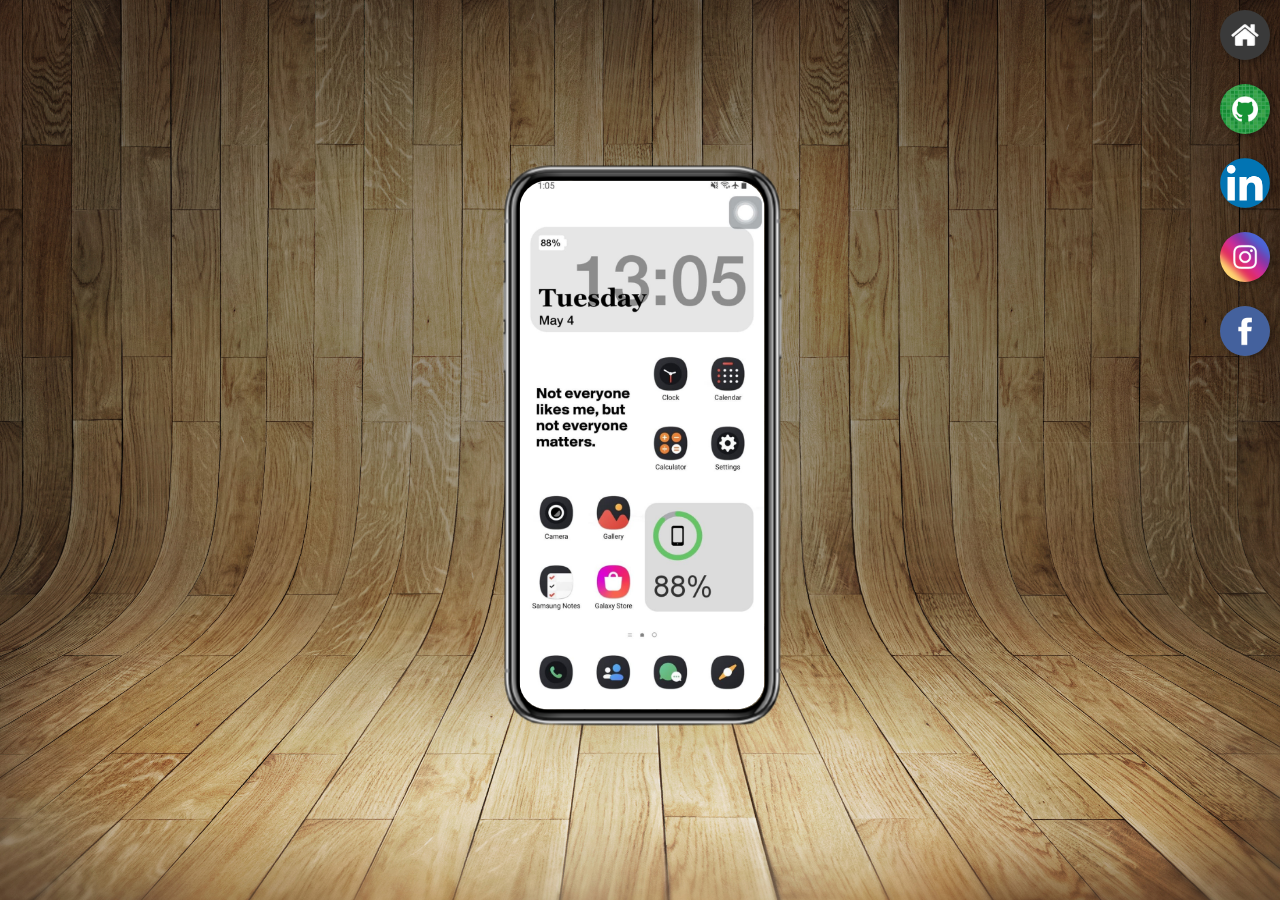
<file: index.html>
<!DOCTYPE html>
<html lang="ptbr">
<head>
    <meta charset="UTF-8">
    <meta http-equiv="X-UA-Compatible" content="IE=edge">
    <meta name="viewport" content="width=device-width, initial-scale=1.0">
    <link rel="shortcut icon" href="favicon.ico" type="image/x-icon">
    <link rel="stylesheet" href="estilos/style.css">
    <title>Minhas Redes Sociais</title>
</head>
<body>
    <main>
        
        <section id="telefone">
            <iframe src="home.html" name="tela" id="tela" frameborder="0"> Seu navegador não é compatível com isso.</iframe>
        </section>
       
        <section id="redes-sociais">
            
            <a  href="home.html" target="tela"> <img src="imagens/logo-home.jpg" alt="Home"></a>
            <br>
            <a href="github.html" target="tela"> <img src="imagens/logo-github.jpg" alt="GitHub"></a>
            <br>
            <a href="linkedin.html" target="tela"> <img src="imagens/logo-linkedin.jpg" alt="LinkedIn"></a>
            <br>
            <a href="instagram.html" target="tela"> <img src="imagens/logo-instagram.jpg" alt=" instagram"></a>
            <br>
            <a href="facebook.html" target="tela"> <img src="imagens/logo-facebook.jpg" alt="facebook"></a> 
        </section>
    </main>
</body>
</html>
</file>
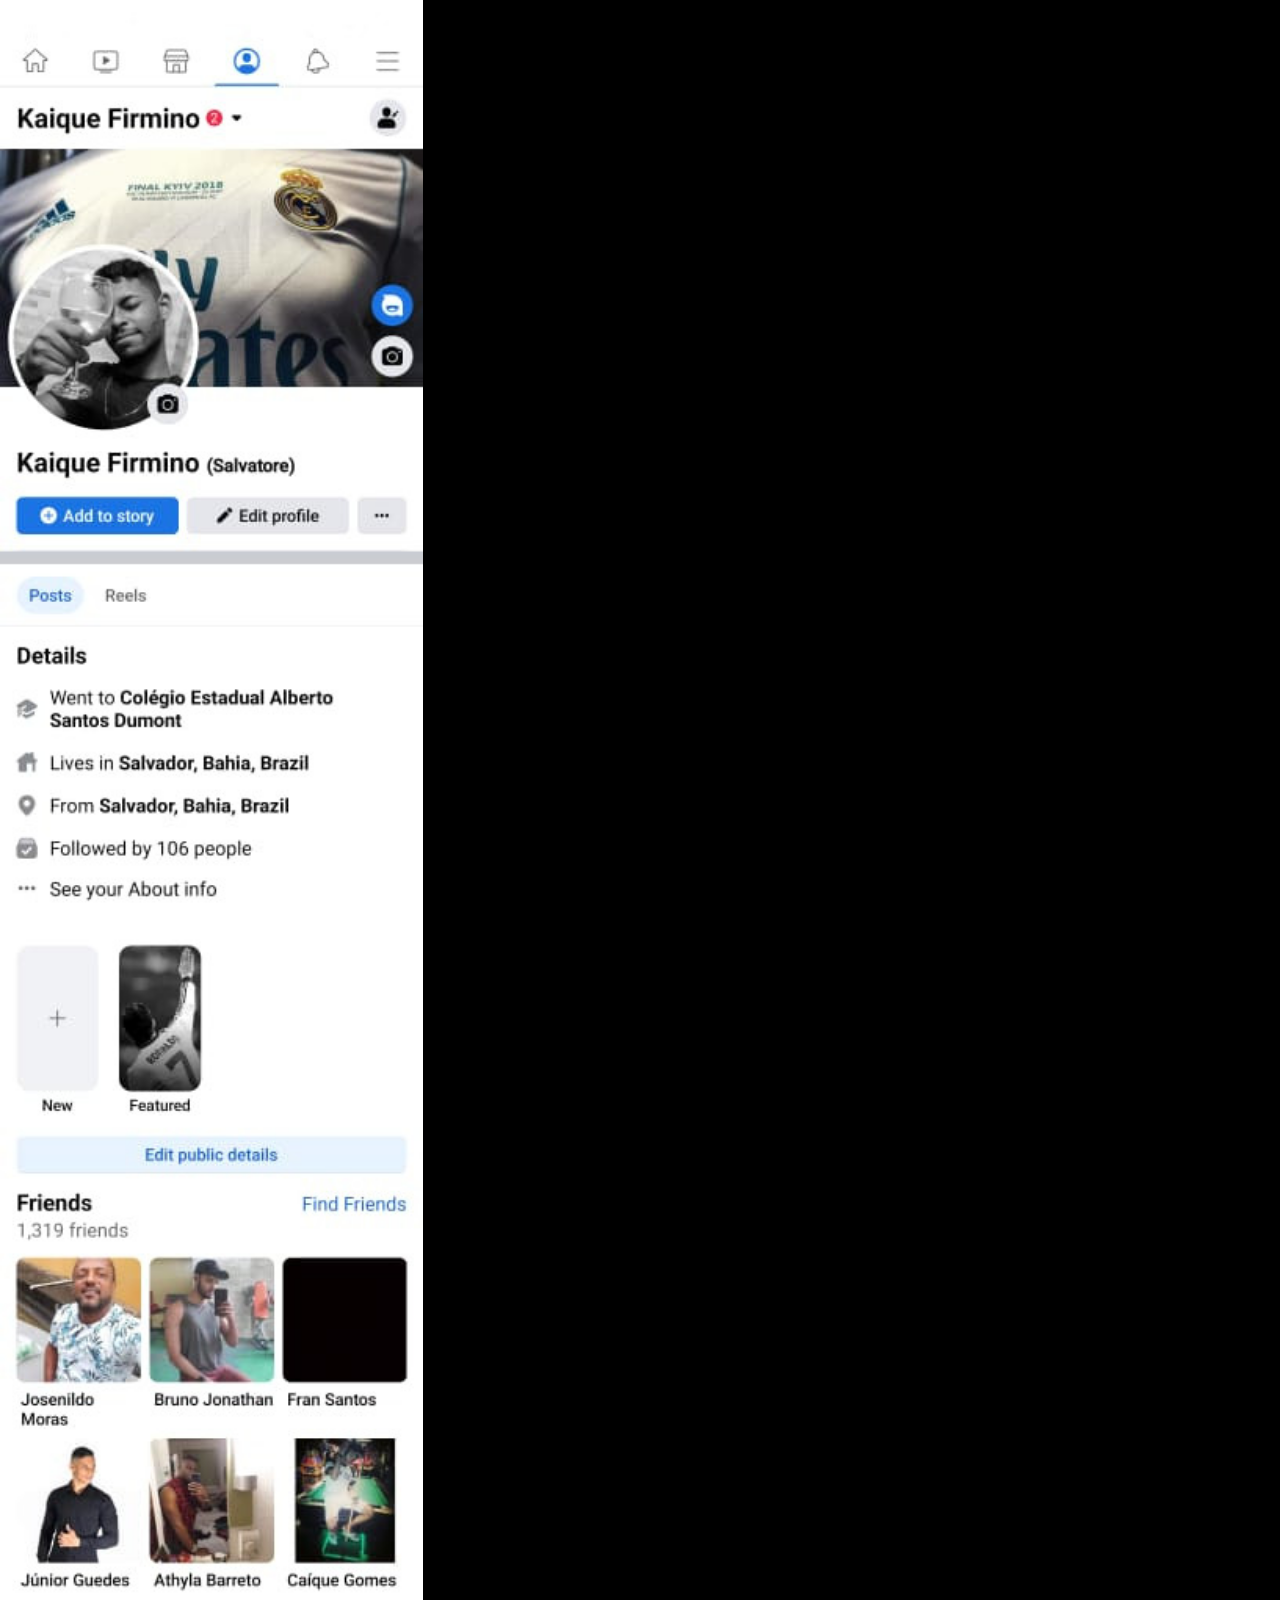
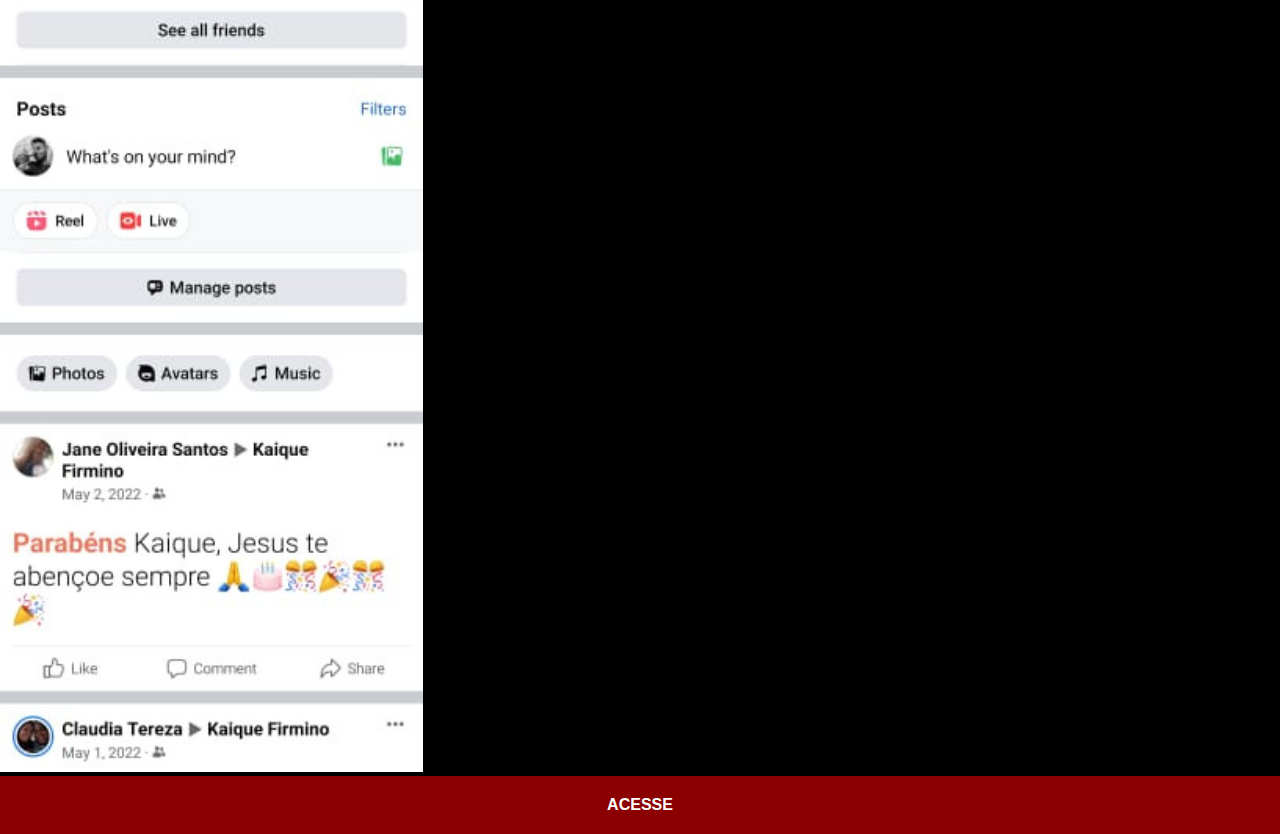
<file: facebook.html>
<!DOCTYPE html>
<html lang="pt-br">
<head>
    <meta charset="UTF-8">
    <meta http-equiv="X-UA-Compatible" content="IE=edge">
    <meta name="viewport" content="width=device-width, initial-scale=1.0">
    <link rel="stylesheet" href="estilos/social.css">
    <title>youtube</title>
</head>
<body>
    <img src="imagens/tela-facebook.jpg" alt="facebook">
    <a href="https://www.facebook.com/Kaiq.firm/" target="_blank">ACESSE</a>
</body>
</html>
</file>
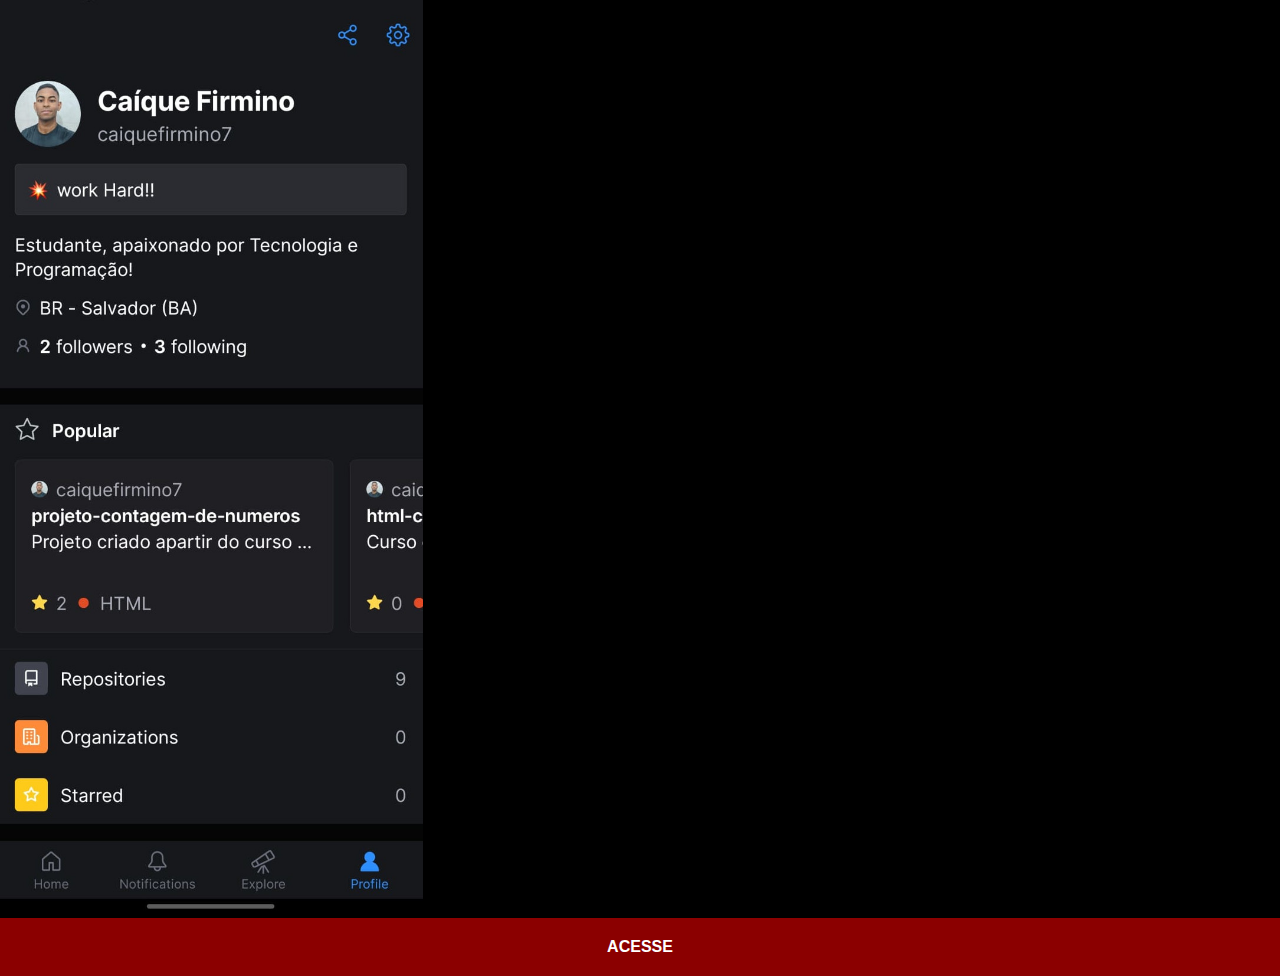
<file: github.html>
<!DOCTYPE html>
<html lang="pt-br">
<head>
    <meta charset="UTF-8">
    <meta http-equiv="X-UA-Compatible" content="IE=edge">
    <meta name="viewport" content="width=device-width, initial-scale=1.0">
    <link rel="stylesheet" href="estilos/social.css">
    <title>youtube</title>
</head>
<body>
    <img src="imagens/tela-github.jpg" alt="youtube">
    <a href="https://github.com/caiquefirmino7" target="_blank">ACESSE</a>
</body>
</html>
</file>
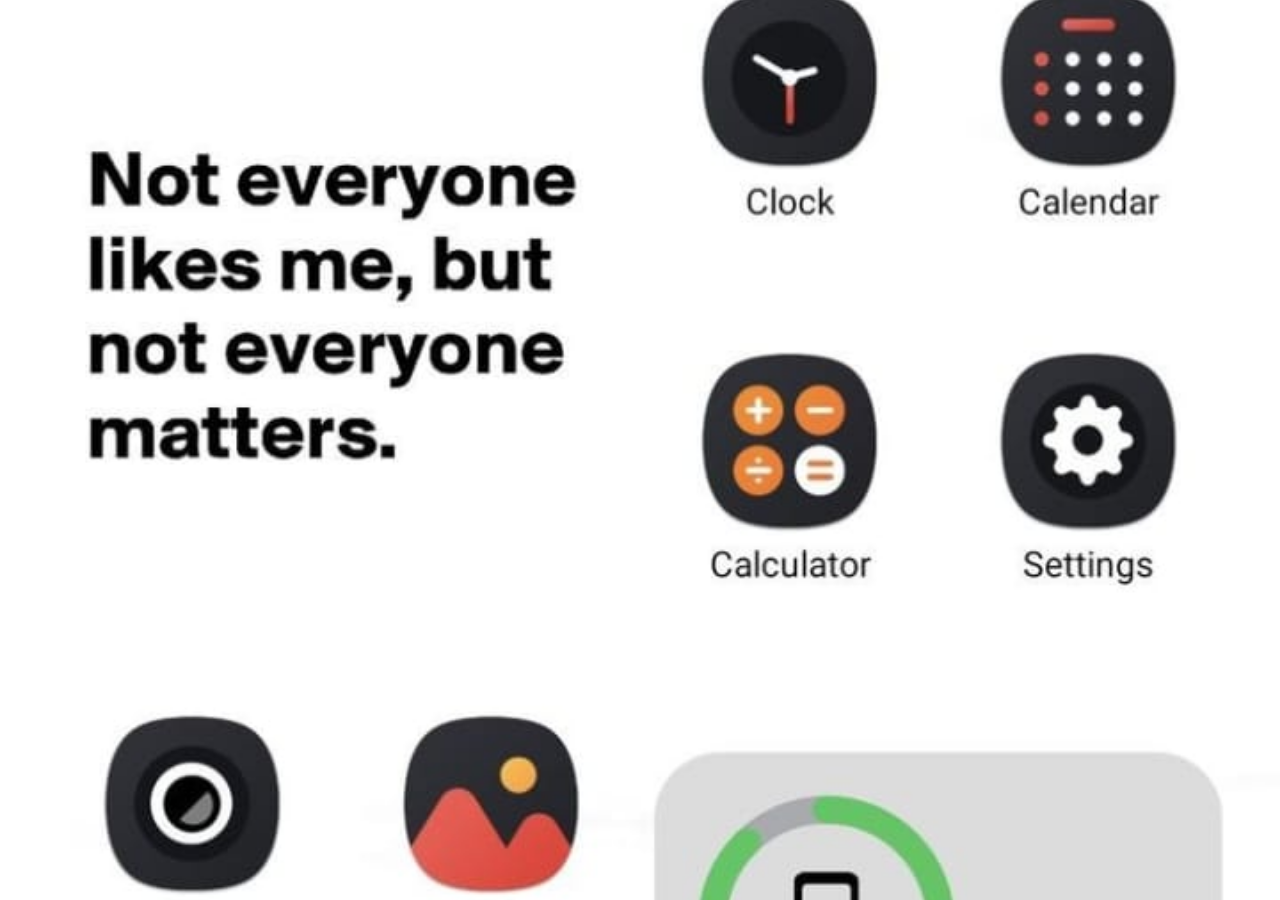
<file: home.html>
<!DOCTYPE html>
<html lang="pt-br">
<head>
    <meta charset="UTF-8">
    <meta http-equiv="X-UA-Compatible" content="IE=edge">
    <meta name="viewport" content="width=device-width, initial-scale=1.0">
    <title>Home</title>
    <style>
        *{
            margin: 0px;
            padding: 0px;
        }

        body{
            width: 100vw;
            height: 100vh;
            background: black url(imagens/preto7.jpg) no-repeat center;
            background-size: cover ;
        }
    </style>
</head>
<body>
    
</body>
</html>
</file>
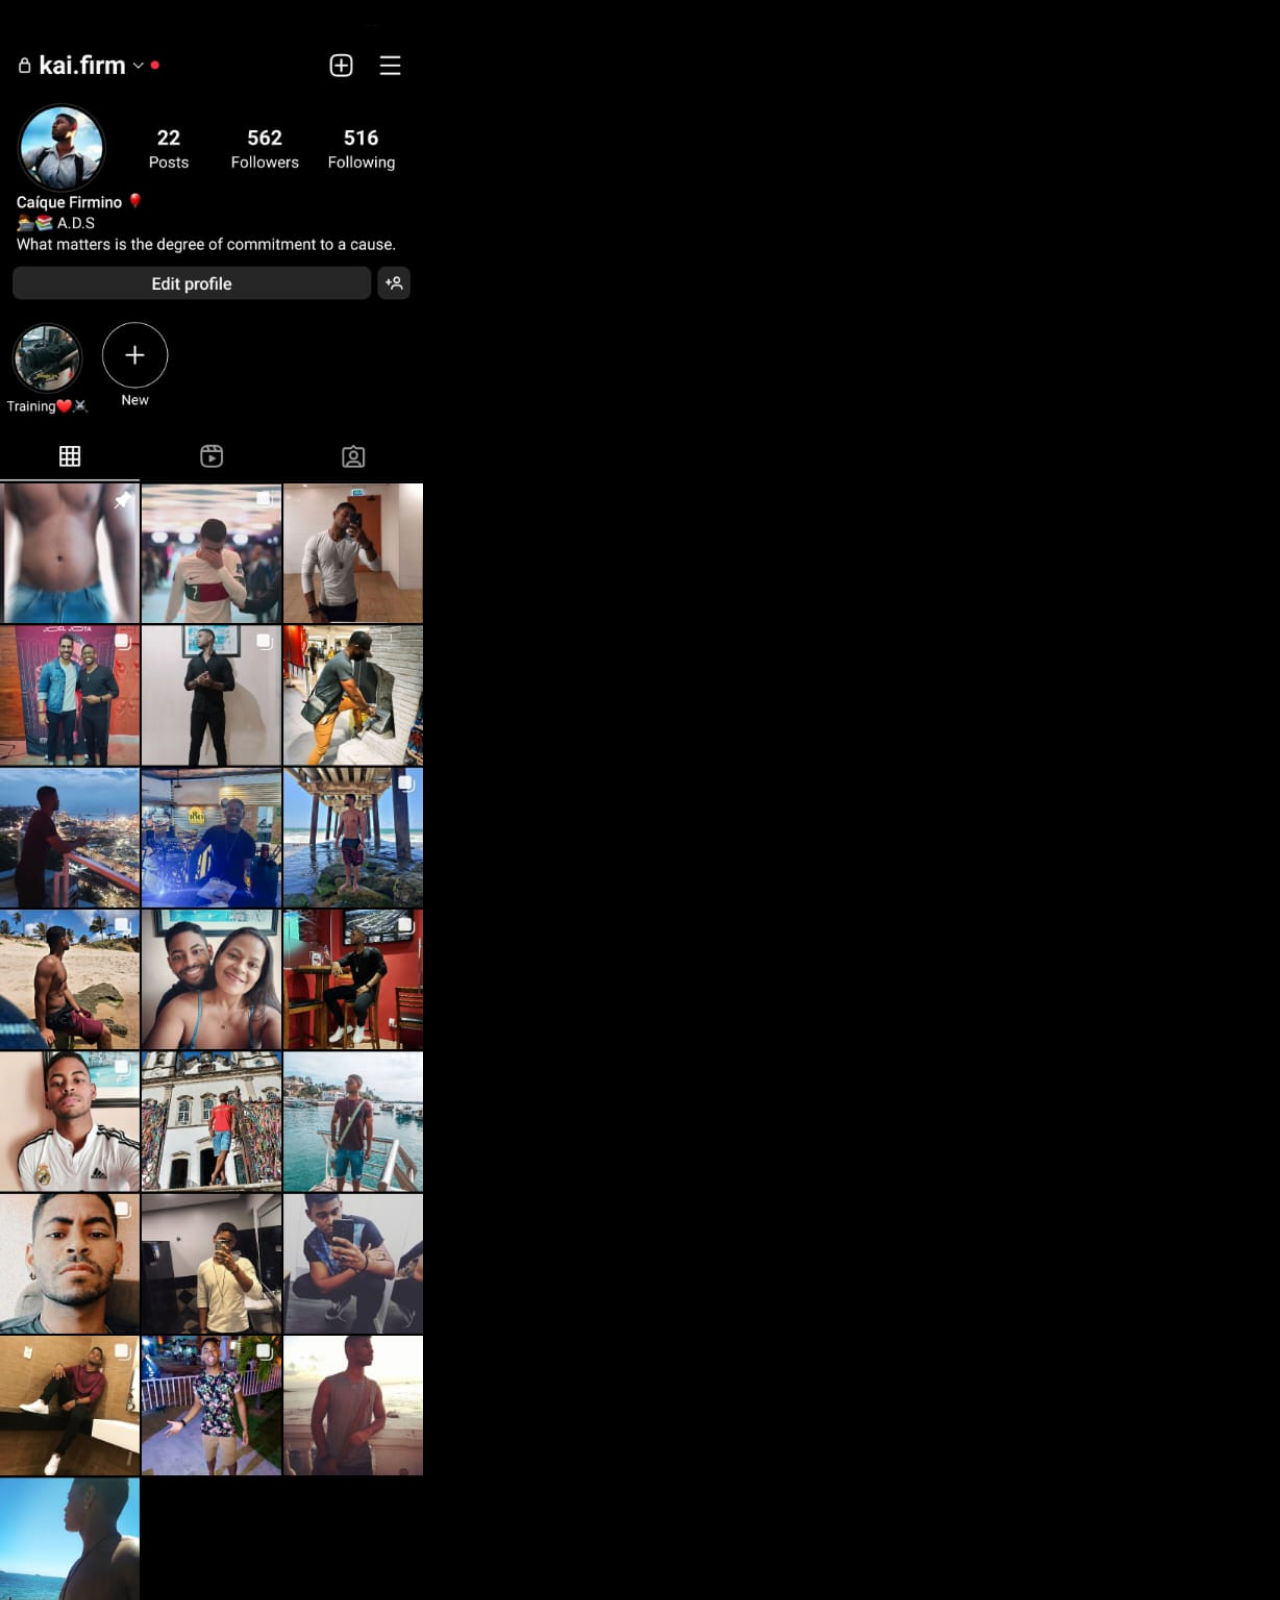
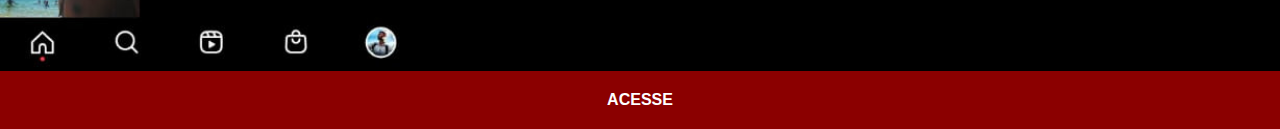
<file: instagram.html>
<!DOCTYPE html>
<html lang="pt-br">
<head>
    <meta charset="UTF-8">
    <meta http-equiv="X-UA-Compatible" content="IE=edge">
    <meta name="viewport" content="width=device-width, initial-scale=1.0">
    <link rel="stylesheet" href="estilos/social.css">
    <title>instagram</title>
</head>
<body>
    <img src="imagens/insta.jpg" alt="youtube">
    <a href="https://www.instagram.com/kai.firm/" target="_blank">ACESSE</a>
</body>
</html>
</file>
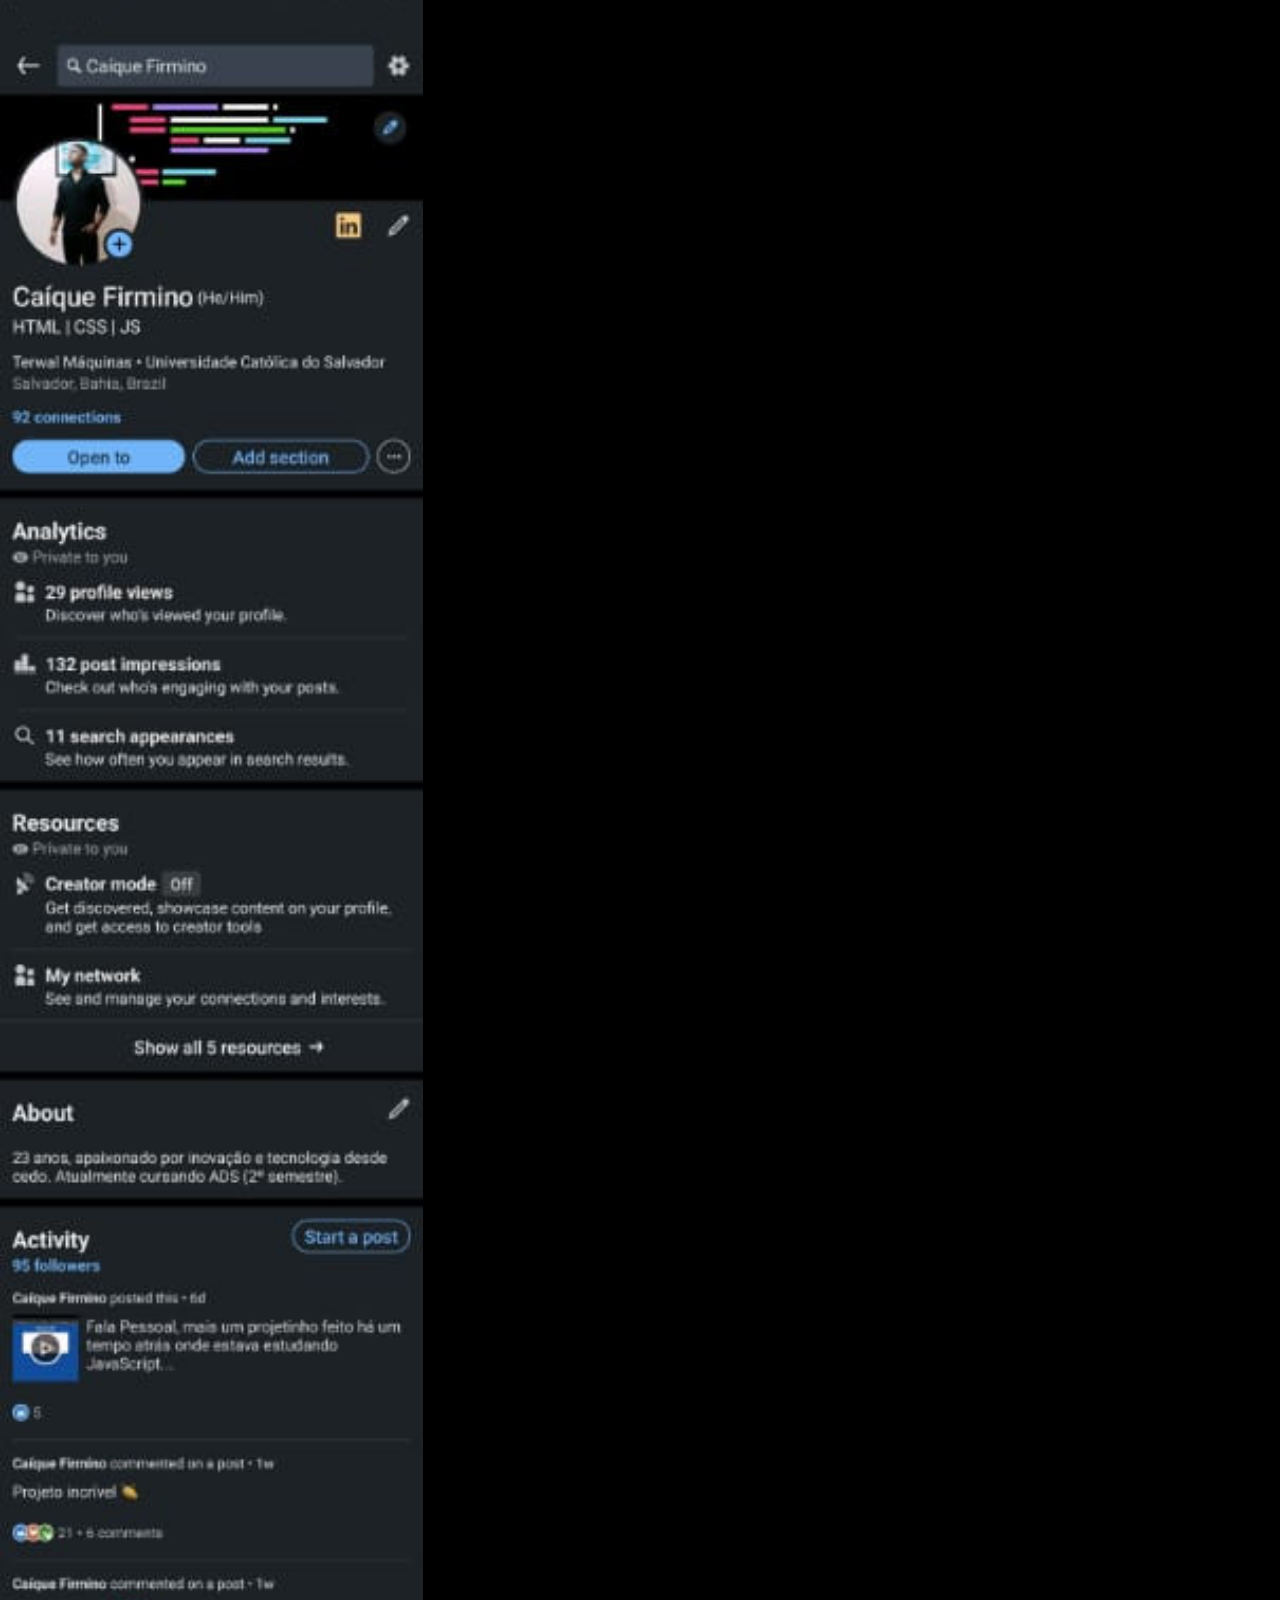
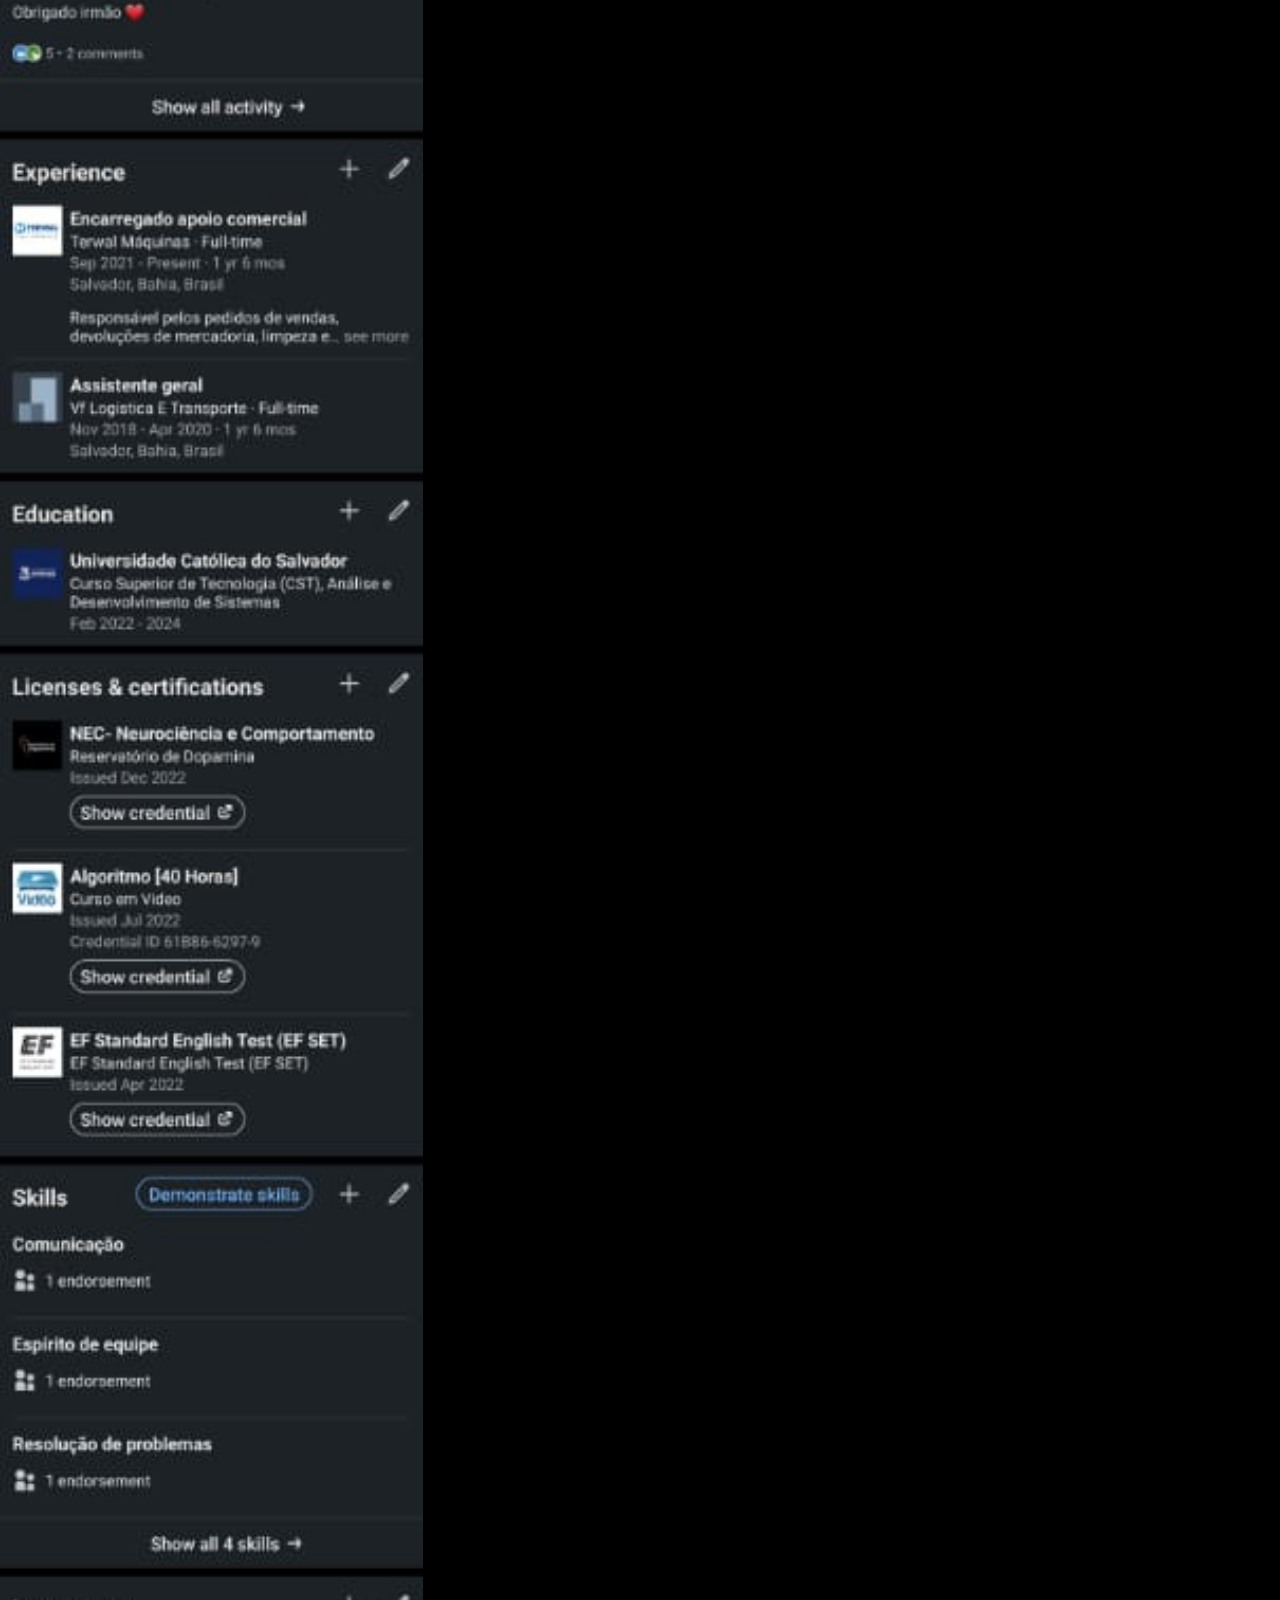
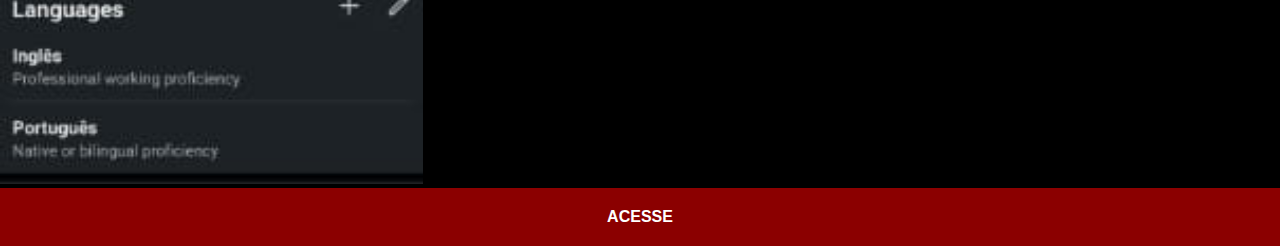
<file: linkedin.html>
<!DOCTYPE html>
<html lang="pt-br">
<head>
    <meta charset="UTF-8">
    <meta http-equiv="X-UA-Compatible" content="IE=edge">
    <meta name="viewport" content="width=device-width, initial-scale=1.0">
    <link rel="stylesheet" href="estilos/social.css">
    <title>LinkedIn</title>
</head>
<body>
    <img src="imagens/tela-linkedin.jpg" alt="LinkedIn">
    <a href="https://www.linkedin.com/in/ca%C3%ADque-firmino-48a63522a/" target="_blank">ACESSE</a>
</body>
</html>
</file>
<file: estilos/style.css>
@charset "UTF-8";

*{

    margin: 0;
    padding: 0;
    font-family: Arial, Helvetica, sans-serif;
}

html, body{
    height: 100vh;
    width: 100vw;
    background-color: black;
}

body{
    background: url(../imagens/fundo-madeira.jpg) no-repeat top center;
    background-size: cover;
    background-attachment: fixed;
}
main {
    height: 100vh;
    position: relative;
    

}

section#telefone{
    position: absolute;
    top: 50%;
    left: 50%;
    transform: translate(-50%, -50%);
    height: 573px;
    width: 285px;
    background:   url(../imagens/frame-iphone11.2.png) no-repeat;
    
}

iframe#tela{
    position: relative;
    top: 17px;
    left: 22px;
    width: 245px;
    height: 529px;
    border-radius: 28px;
}

section#redes-sociais img {
    width: 50px;
    margin: 10px;
    border-radius: 50%;
    box-shadow: 2px 2px 5px rgba(0, 0, 0, 0.308);
    box-sizing: border-box;
 
   
}

section#redes-sociais {
    text-align: right;
    
}


section#redes-sociais  img:hover{
   border: 2px solid rgba(255, 255, 255, 0.685) ;
   transform: translate(-3px, -3px);
   box-shadow: 5px 5px 10px rgba(0, 0, 0, 0.596);
   transition: transform 0.3s, border 0.2s;

    
}
</file>
<file: estilos/social.css>
*{
    margin: 0px;
    padding: 0px;
    font-family: Arial, Helvetica, sans-serif;
    background-color: black;
}
::-webkit-scrollbar{
    width: 0px;
    height: 0px;
}
img{
    width: 47vh;

}

a{
    display: block;
    background-color: darkred;
    padding: 20px;
    text-align: center;
    font-weight: bold;
    text-decoration: none;
    color: white;
}


a:hover{
    background-color: red;
}
</file>
